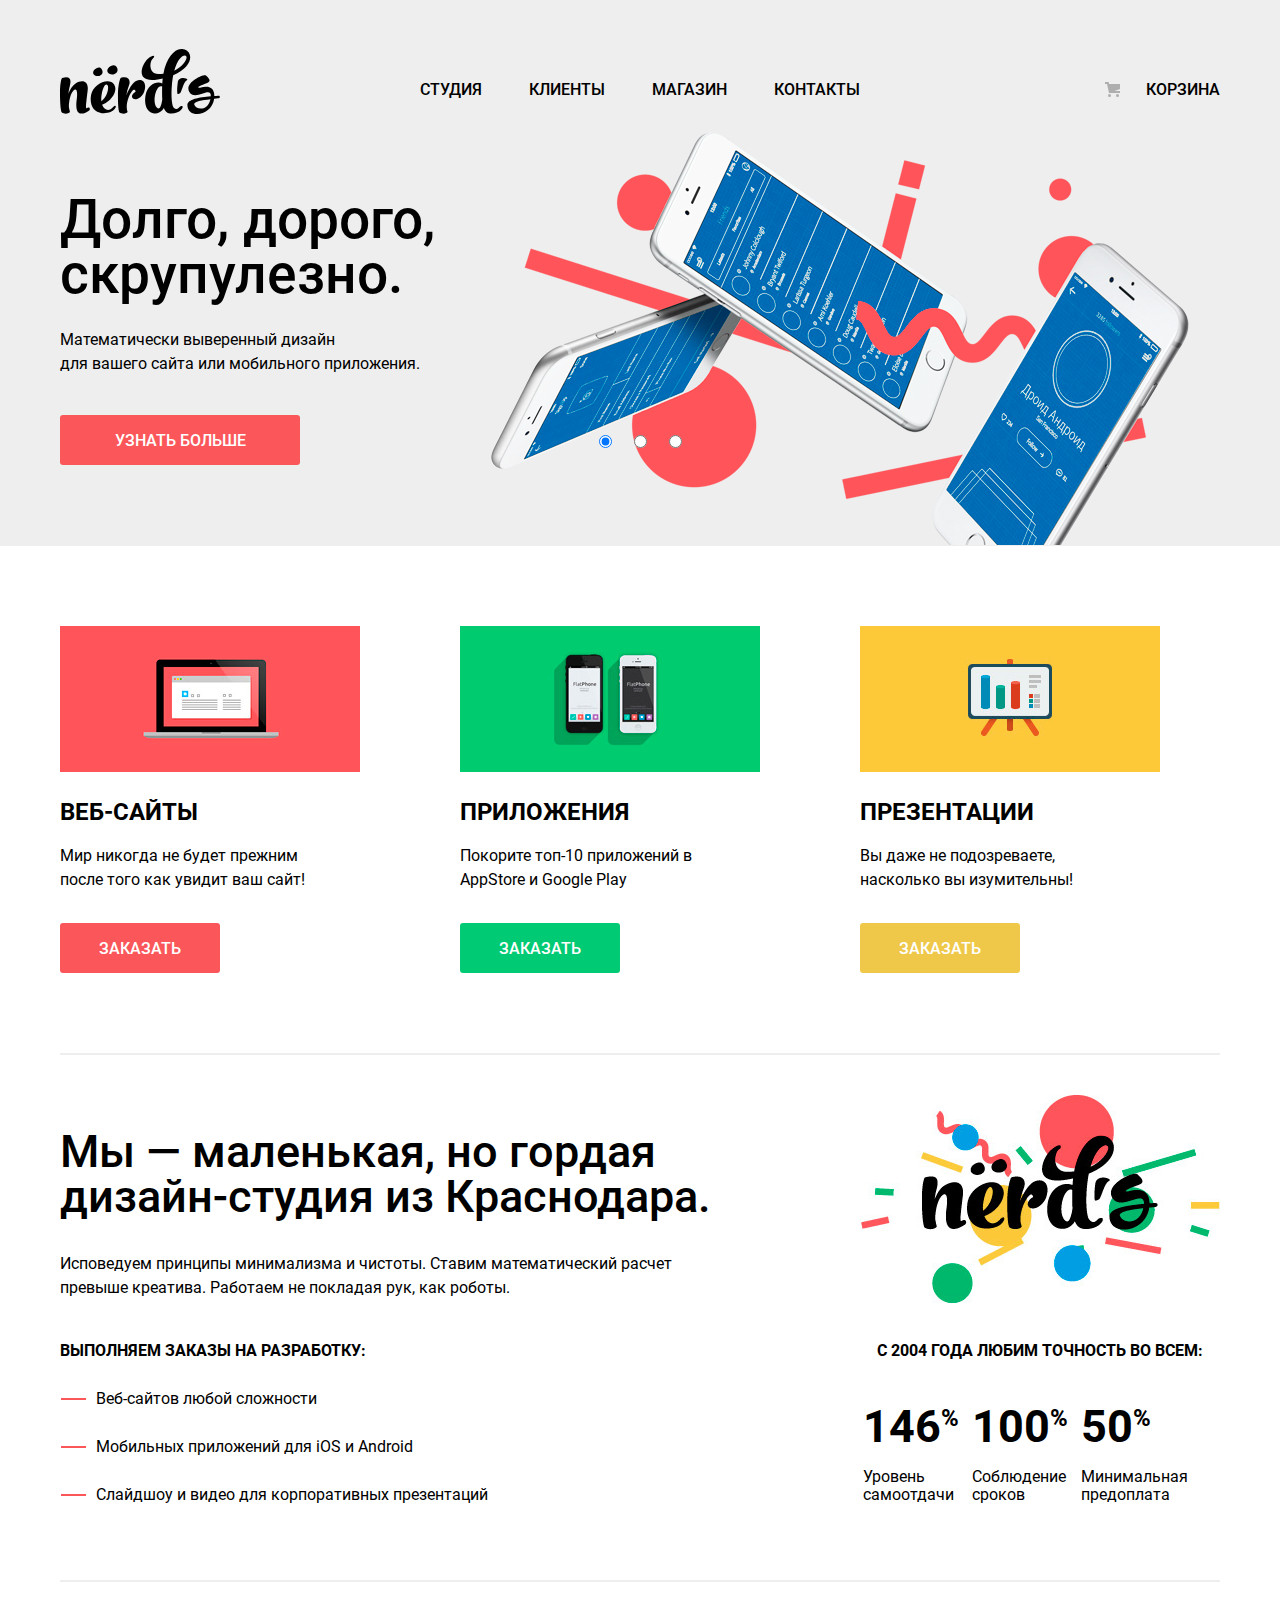
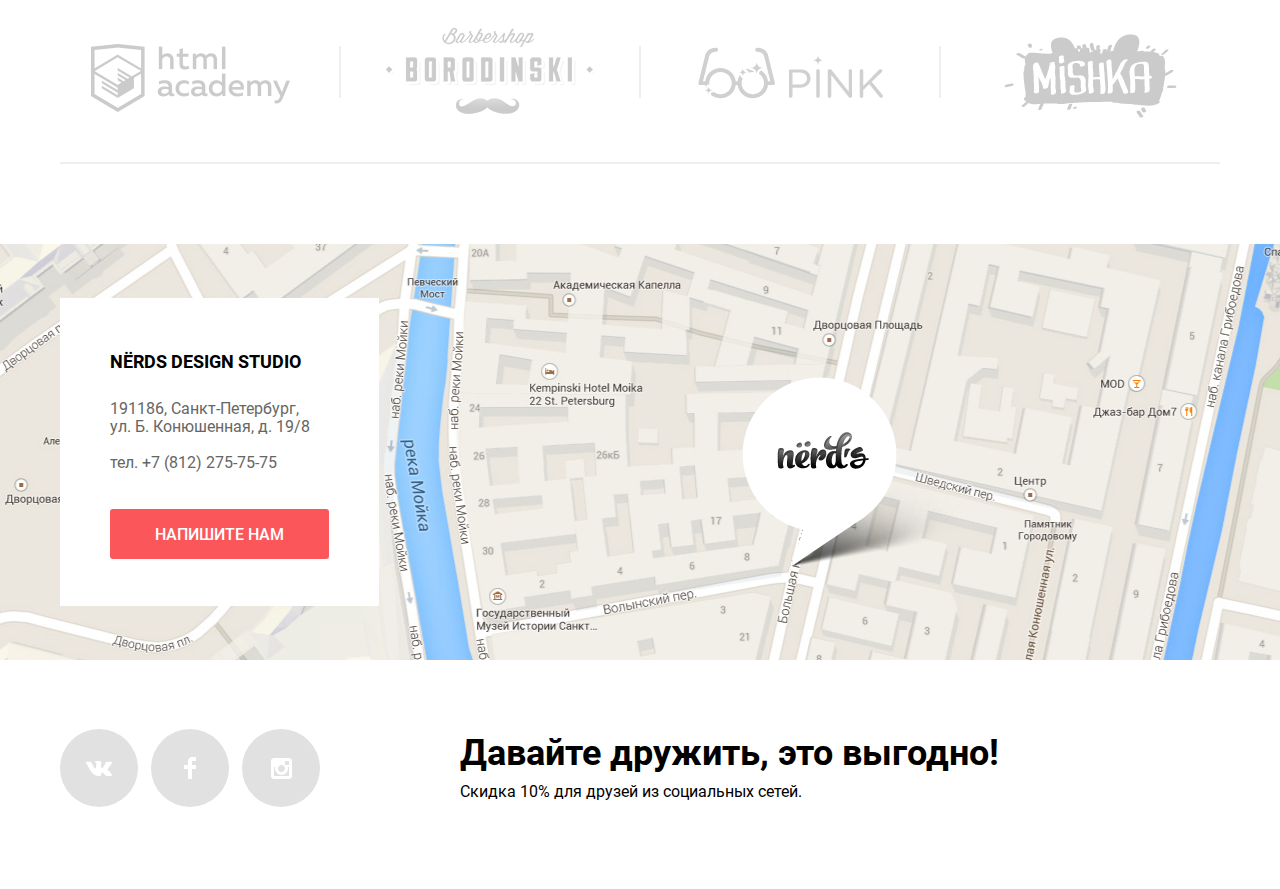
<file: index.html>
<!DOCTYPE html>
<html lang="ru">
<head>
  <meta charset="utf-8">
  <!-- Убираем подсветку номера телефона в EDGE -->
  <meta name="format-detection" content="telephone=no">
  <title>HTML Academy: Нёрдс - Главная страница</title>
  <link rel="stylesheet" href="css/normalize.css">
  <link rel="stylesheet" href="css/style.min.css">
</head>

<body>

<header class="main-header">
  <div class="nav-wrapper content-container">
    <a class="main-logo" href="#">
      <img src="img/nerds-logo.svg" alt="Логотип 'Nerds'" width="160" height="65">
    </a>
    <nav class="main-nav">
      <ul>
        <li>
          <a href="index.html">Студия</a>
        </li>
        <li>
          <a href="#clients">Клиенты</a>
        </li>
        <li>
          <a href="catalog.html">Магазин</a>
        </li>
        <li>
          <a href="#contacts">Контакты</a>
        </li>
      </ul>
    </nav>
    <a class="cart-link" href="cart.html">Корзина</a>
  </div>

  <section class="feature-slider content-container">
    <h2 class="visually-hidden">Особенности</h2>

    <ul>
      <li class="feature feature-1 feature-show">
        <div class="text">
          <b class="lead">Долго, дорого,
            скрупулезно.</b>
          <p>Математически выверенный дизайн<br>
            для вашего сайта или мобильного приложения.</p>
          <a class="btn btn-red see-more" href="#">Узнать больше</a>
        </div>
        <div class="image-container">
          <img src="img/slide1.png" alt="Картинка к слайдеру 1" width="698" height="413">
        </div>
      </li>
      <li class="feature feature-2">
        <div class="text">
          <b class="lead"><span class="text-no-wrap">Любим математику</span> как никто другой</b>
          <p>Никакого креатива, только математические формулы<br>
            для расчета идеальных пропорций.</p>
          <a class="btn btn-red see-more" href="#">Узнать больше</a>
        </div>
        <div class="image-container">
          <img src="img/slide2.png" alt="Картинка к слайдеру 2" width="663" height="430">
        </div>
      </li>
      <li class="feature feature-3">
        <div class="text">
          <b class="lead">Только ночь, <span class="text-no-wrap">только хардкор</span></b>
          <p>Работать днем, как все? Мы против этого.<br>
            Ближе к полуночи работа только начинается.</p>
          <a class="btn btn-red see-more" href="#">Узнать больше</a>
        </div>
        <div class="image-container">
          <img src="img/slide3.png" alt="Картинка к слайдеру 3" width="759" height="411">
        </div>
      </li>
    </ul>

    <div class="indicators">
      <ul>
        <li>
          <label>
            <input name="slider-indicator" class="indicator" type="radio" value="Слайд 1" checked>
            <span class="text-hidden">Слайд 1</span>
          </label>
        </li>
        <li>
          <label>
            <input name="slider-indicator" class="indicator" type="radio" value="Слайд 2">
            <span class="text-hidden">Слайд 2</span>
          </label>
        </li>
        <li>
          <label>
            <input name="slider-indicator" class="indicator" type="radio" value="Слайд 3">
            <span class="text-hidden">Слайд 3</span>
          </label>
        </li>
      </ul>
    </div>

  </section>
</header>

<main class="main-container content-container">
  <h1 class="visually-hidden">Дизайн-студия 'Nerds'</h1>

  <section class="services">
    <h2 class="visually-hidden">Услуги</h2>
    <ul>
      <li>
        <article class="service">
          <img src="img/website.jpg" alt="Картинка 'Веб-сайты'" width="300" height="146">
          <h3>Веб-сайты</h3>
          <p>Мир никогда не будет прежним<br>
            после того как увидит ваш сайт!</p>
          <button class="btn btn-red order" type="button">Заказать</button>
        </article>
      </li>
      <li>
        <article class="service">
          <img src="img/apps.jpg" alt="Картинка 'Приложения'" width="300" height="146">
          <h3>Приложения</h3>
          <p>Покорите топ-10 приложений в AppStore и Google Play</p>
          <button class="btn btn-green order" type="button">Заказать</button>
        </article>
      </li>
      <li>
        <article class="service">
          <img src="img/presentation.jpg" alt="Картинка 'Презентации'" width="300" height="146">
          <h3>Презентации</h3>
          <p>Вы даже не подозреваете,<br>
            насколько вы изумительны!</p>
          <button class="btn btn-yellow order" type="button">Заказать</button>
        </article>
      </li>
    </ul>
  </section>

  <hr>

  <section class="company-description">
    <h2 class="visually-hidden">Описание компании</h2>
    <div class="desc">
      <b class="lead">Мы — маленькая, но гордая <span class="text-no-wrap">дизайн-студия из Краснодара.</span></b>
      <p><span class="text-no-wrap">Исповедуем принципы минимализма и чистоты. Ставим математический расчет</span>
        превыше креатива. Работаем не покладая рук, как роботы.</p>
      <b class="order-types-header">Выполняем заказы на разработку:</b>
      <ul class="order-types">
        <li>Веб-сайтов любой сложности</li>
        <li>Мобильных приложений для iOS и Android</li>
        <li>Слайдшоу и видео для корпоративных презентаций</li>
      </ul>
    </div>
    <div class="features">
      <div class="features-wrapper">
        <h3>С 2004 года любим точность во всем:</h3>
        <table>
          <tbody>
          <tr>
            <td>146<span class="percent">%</span></td>
            <td>100<span class="percent">%</span></td>
            <td>50<span class="percent">%</span></td>
          </tr>
          </tbody>
          <tfoot>
          <tr>
            <th>Уровень самоотдачи</th>
            <th>Соблюдение сроков</th>
            <th>Минимальная предоплата</th>
          </tr>
          </tfoot>
        </table>
      </div>
    </div>
  </section>

  <hr>

  <section class="projects">
    <h2 class="visually-hidden">Наши проекты</h2>
    <ul>
      <li>
        <a class="project-link htmlacademy" href="https://htmlacademy.ru/intensive/htmlcss">
          <img src="img/htmlacademy-logo.png" alt="HTML Academy" width="199" height="68">
        </a>
      </li>
      <li>
        <a class="project-link borodinski" href="#">
          <img src="img/borodinski-logo.png" alt="Barbershop Borodinski" width="209" height="90">
        </a>
      </li>
      <li>
        <a class="project-link pink" href="#">
          <img src="img/pink-logo.png" alt="PINK" width="185" height="52">
        </a>
      </li>
      <li>
        <a class="project-link mishka" href="#">
          <img src="img/mishka-logo.png" alt="Mishka" width="173" height="84">
        </a>
      </li>
    </ul>
  </section>

  <hr class="last-hr">

</main>

<section class="location">
  <h2 class="visually-hidden">Расположение</h2>

  <div class="content-container">
    <img class="marker" src="img/nerds-map-marker.png" alt="Метка" width="231" height="190">

    <section class="contacts">
      <h2 class="visually-hidden">Контакты</h2>
      <b class="name">Nёrds design studio</b>
      <p class="address">191186, Санкт-Петербург,<br>
        ул. Б. Конюшенная, д. 19/8</p>
      <p class="phone-number">тел. +7 (812) 275-75-75</p>
      <a class="btn btn-red contact-us" href="contacts.html">Напишите нам</a>
    </section>
  </div>
</section>

<footer class="main-footer content-container">

  <section class="social-media">
    <h2 class="visually-hidden">Социальные сети</h2>
    <div class="links">
      <ul>
        <li>
          <a class="vk" href="http://vk.com" title="Вконтакте"><span class="text-hidden">Вконтакте</span></a>
        </li>
        <li>
          <a class="facebook" href="http://facebook.com" title="Facebook"><span class="text-hidden">Facebook</span></a>
        </li>
        <li>
          <a class="instagram" href="http://instagram.com" title="Instagram"><span class="text-hidden">Instagram</span></a>
        </li>
      </ul>
    </div>
    <div class="desc">
      <b class="lead">Давайте дружить, это выгодно!</b>
      <p>Скидка 10% для друзей из социальных сетей.</p>
    </div>
  </section>

</footer>

<section class="contact-us-popup">
  <header>
    <h2>Напишите нам</h2>
    <button class="close" type="button"><span class="text-hidden">Закрыть</span></button>
  </header>
  <form class="contact-form" action="https://echo.htmlacademy.ru" method="post">
    <fieldset>
      <div class="name-and-email-wrapper">
      <div class="contact-us-field">
        <label for="contact-form-name">Ваше имя:</label>
        <input type="text" id="contact-form-name" name="name" placeholder="Имя Фамилия">
      </div>
      <div class="contact-us-field">
        <label for="contact-form-email">Ваш e-mail:</label>
        <input type="email" id="contact-form-email" name="email" placeholder="email@example.com">
      </div>
      </div>
      <div class="contact-us-field text">
        <label for="contact-form-text">Текст письма:</label>
        <textarea id="contact-form-text" name="text" cols="30" rows="5" placeholder="В свободной форме"></textarea>
      </div>
    </fieldset>
    <button class="btn btn-red" type="submit">Отправить</button>
  </form>
</section>

<script type="text/javascript" src="js/script.min.js"></script>

</body>
</html>
</file>
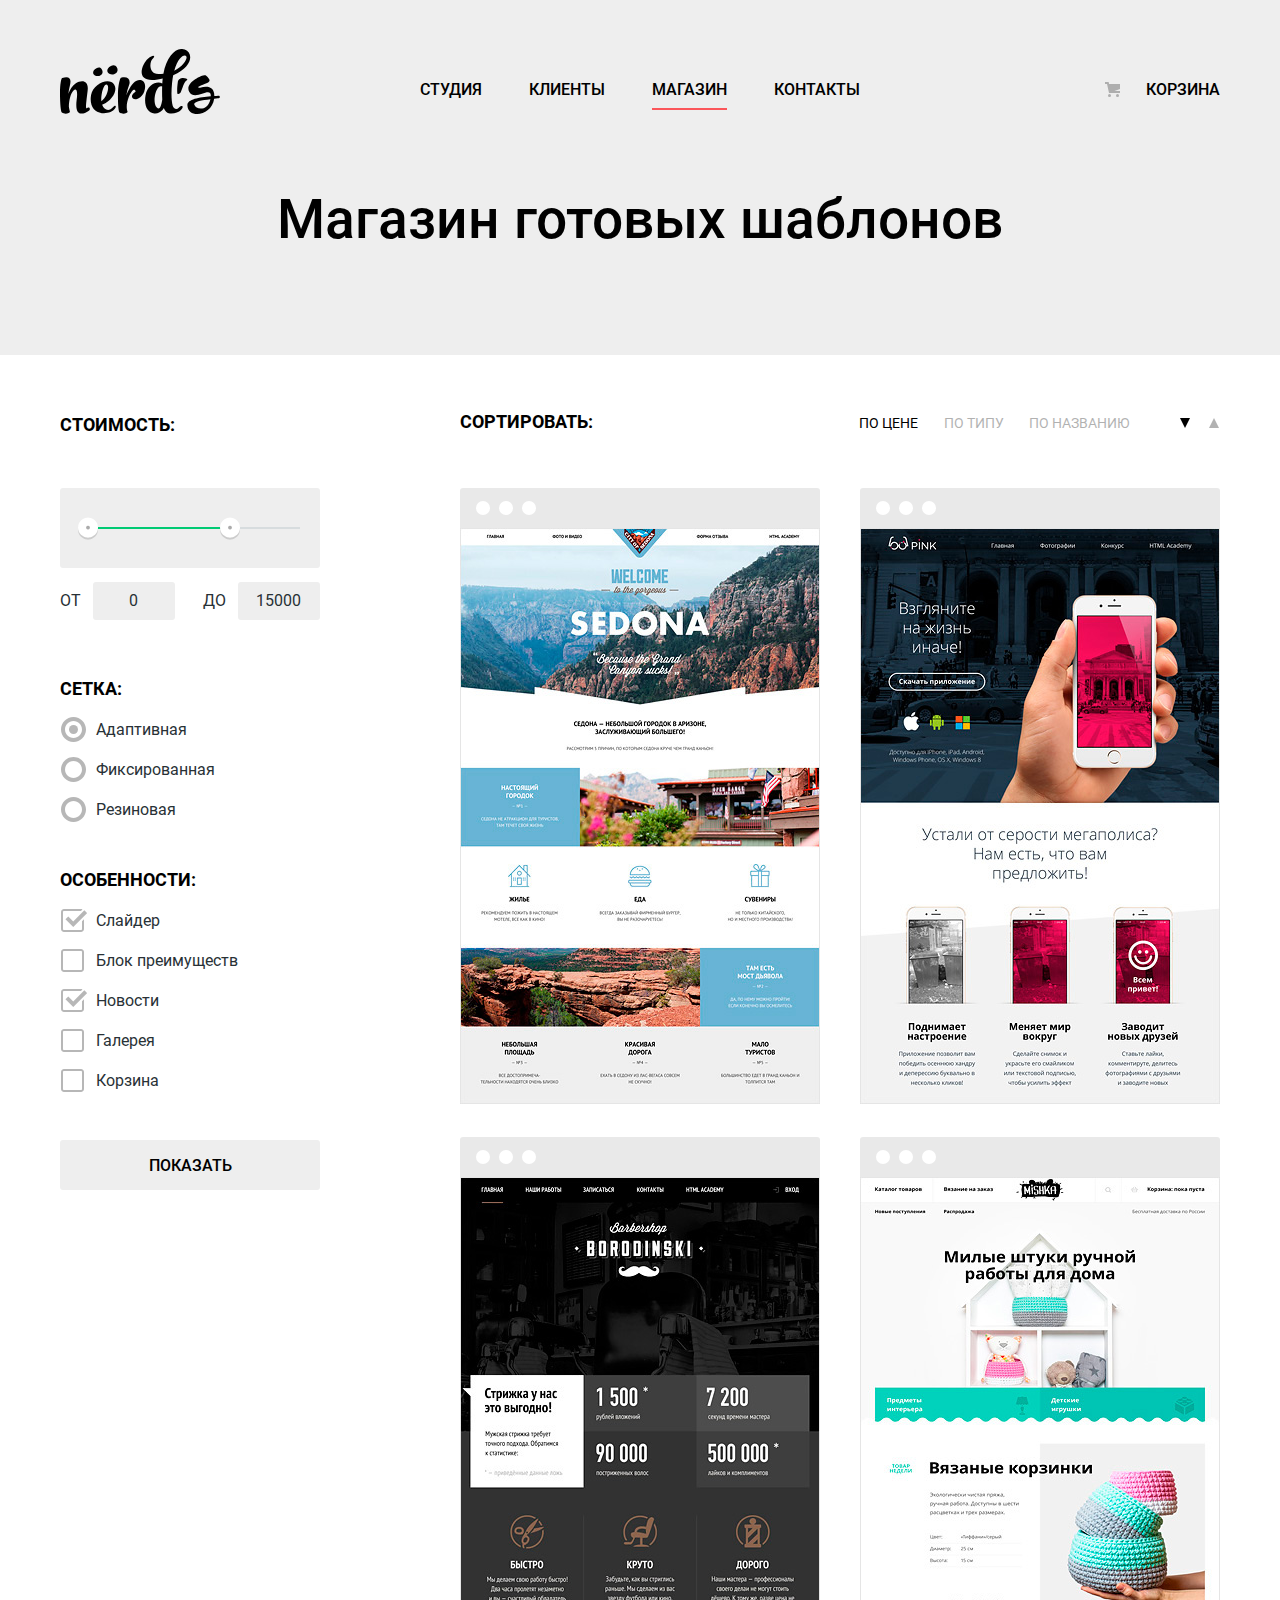
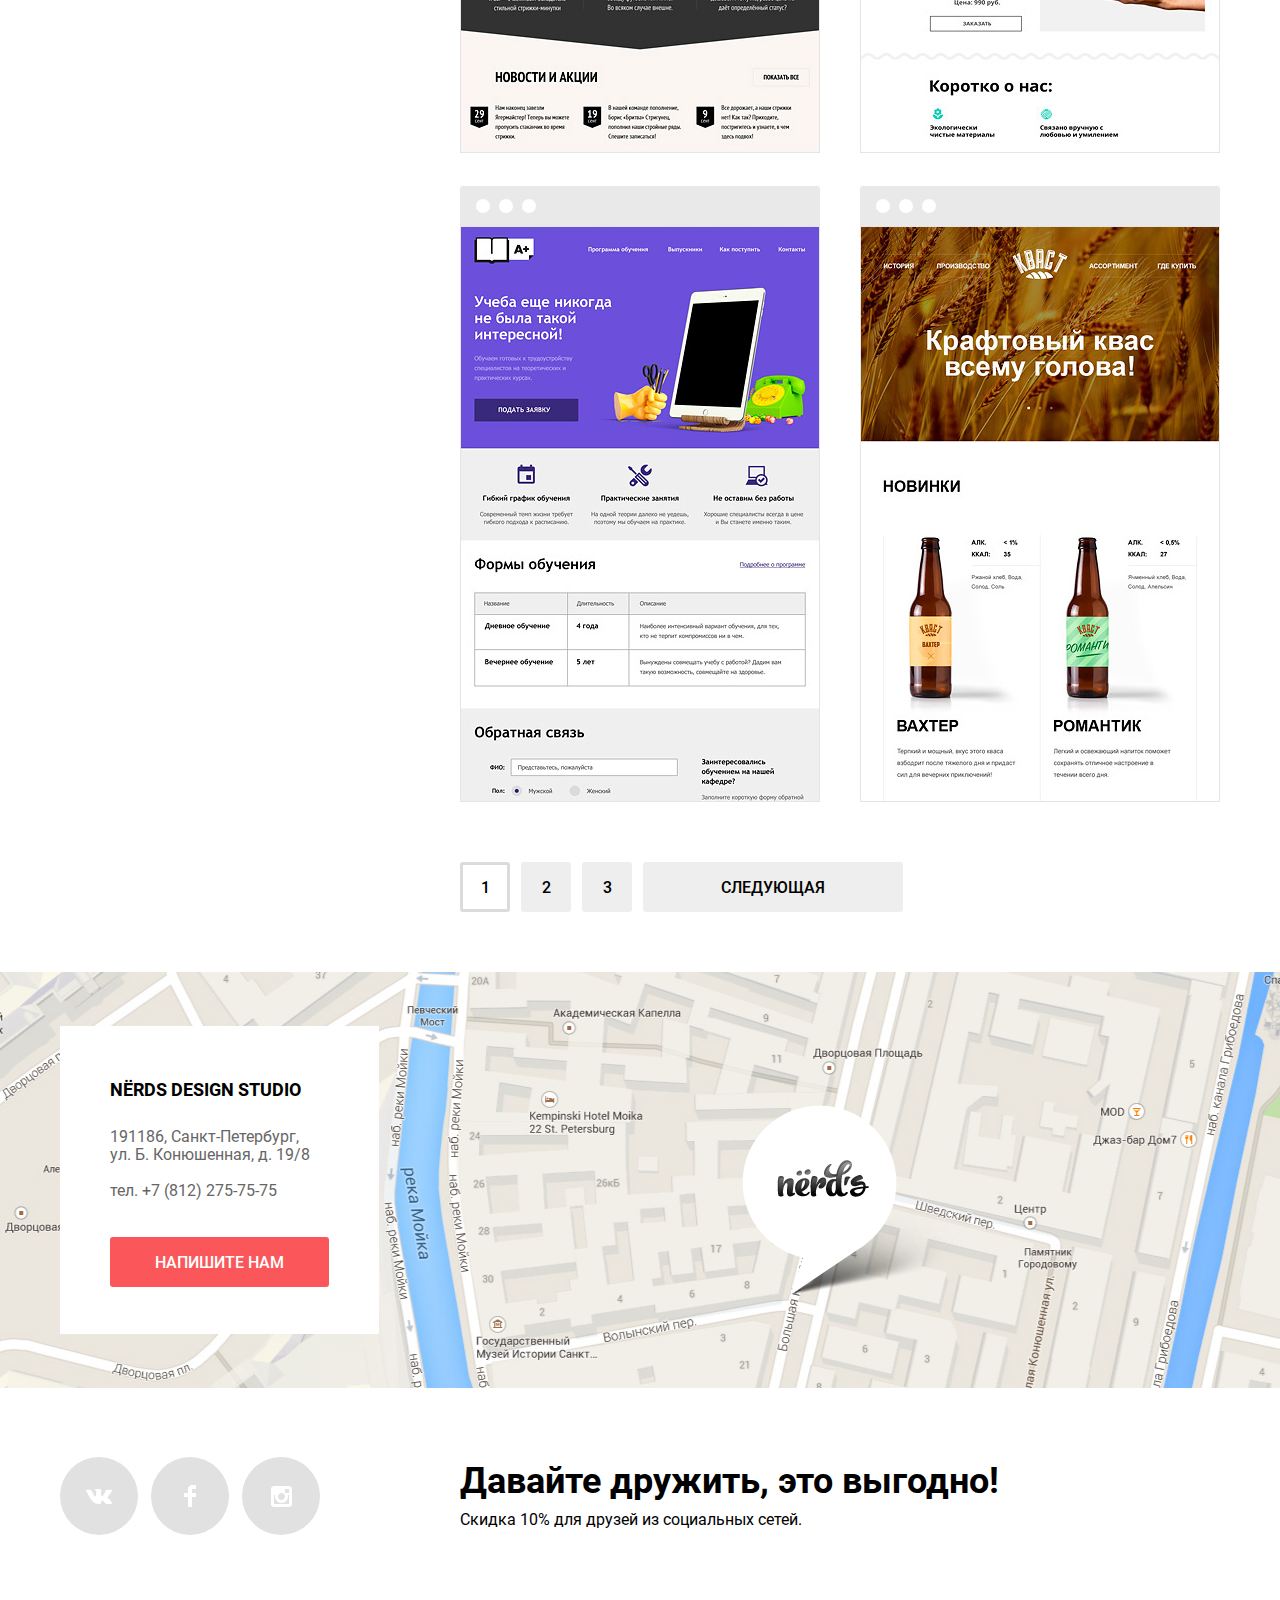
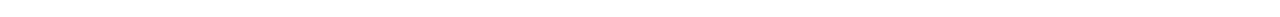
<file: catalog.html>
<!DOCTYPE html>
<html lang="ru">
<head>
  <meta charset="utf-8">
  <!-- Убираем подсветку номера телефона в EDGE -->
  <meta name="format-detection" content="telephone=no">
  <title>HTML Academy: Нёрдс - Каталог</title>
  <link rel="stylesheet" href="css/normalize.css">
  <link rel="stylesheet" href="css/style.min.css">
</head>

<body>

<header class="main-header">
  <div class="nav-wrapper content-container">
    <a class="main-logo" href="index.html">
      <img src="img/nerds-logo.svg" alt="Логотип 'Nerds'" width="160" height="65">
    </a>
    <nav class="main-nav">
      <ul>
        <li>
          <a href="index.html">Студия</a>
        </li>
        <li>
          <a href="#clients">Клиенты</a>
        </li>
        <li>
          <a class="active" href="catalog.html">Магазин</a>
        </li>
        <li>
          <a href="#contacts">Контакты</a>
        </li>
      </ul>
    </nav>
    <a class="cart-link" href="cart.html">Корзина</a>
  </div>
  <h1 class="catalog-header content-container">Магазин готовых шаблонов</h1>
</header>

<main class="main-container content-container">

  <div class="catalog">
    <aside class="filter">
      <h2 class="visually-hidden">Фильтр</h2>
      <form class="filter-form" action="https://echo.htmlacademy.ru" method="get">
        <fieldset class="filter-group cost">
          <legend>Стоимость:</legend>
          <div class="cost-range">
            <!-- Три линии нужны для оживления слайдера на JS -->
            <div class="range-line-wrapper">
              <span class="left-range-line"></span>
              <span class="middle-range-line"></span>
              <span class="right-range-line"></span>
            </div>
            <span class="cost-from-slider-handle"></span>
            <input class="cost-from-slider" id="cost-from-slider" type="hidden" value="0">
            <span class="cost-to-slider-handle"></span>
            <input class="cost-to-slider" id="cost-to-slider" type="hidden" value="15000">
          </div>
          <div class="cost-wrapper">
            <div class="cost-group">
              <label for="cost-from">От </label>
              <input id="cost-from" type="number" name="cost-from" value="0" min="0" max="22999">
            </div>
            <div class="cost-group">
              <label for="cost-to">До </label>
              <input id="cost-to" type="number" name="cost-to" value="15000" min="1" max="23000">
            </div>
          </div>
        </fieldset>
        <fieldset class="filter-group grid">
          <legend>Сетка:</legend>
          <ul>
            <li>
              <label class="radio-button-label">
                <input class="visually-hidden" type="radio" name="grid-type" value="adaptive" checked> Адаптивная
                <span class="radio-button"></span>
              </label>
            </li>
            <li>
              <label class="radio-button-label">
                <input type="radio" class="visually-hidden" name="grid-type" value="fixed"> Фиксированная
                <span class="radio-button"></span>
              </label>
            </li>
            <li>
              <label class="radio-button-label">
                <input class="visually-hidden" type="radio" name="grid-type" value="floating"> Резиновая
                <span class="radio-button"></span>
              </label>
            </li>
          </ul>
        </fieldset>
        <fieldset class="filter-group features">
          <legend>Особенности:</legend>
          <ul>
            <li>
              <label class="checkbox-label">
                <input class="visually-hidden" type="checkbox" name="slider" checked> Слайдер
                <span class="checkbox"></span>
              </label>
            </li>
            <li>
              <label class="checkbox-label">
                <input class="visually-hidden" type="checkbox" name="features-block"> Блок преимуществ
                <span class="checkbox"></span>
              </label>
            </li>
            <li>
              <label class="checkbox-label">
                <input class="visually-hidden" type="checkbox" name="news" checked> Новости
                <span class="checkbox"></span>
              </label>
            </li>
            <li>
              <label class="checkbox-label">
                <input class="visually-hidden" type="checkbox" name="gallery"> Галерея
                <span class="checkbox"></span>
              </label>
            </li>
            <li>
              <label class="checkbox-label">
                <input class="visually-hidden" type="checkbox" name="cart"> Корзина
                <span class="checkbox"></span>
              </label>
            </li>
          </ul>
        </fieldset>
        <button class="btn btn-gray" type="submit">Показать</button>
      </form>
    </aside>

    <section class="products">
      <h2 class="visually-hidden">Товары</h2>

      <section class="sort">
        <h3>Сортировать:</h3>
        <ul>
          <li>
            <a class="btn-sort active" href="#">По цене</a>
          </li>
          <li>
            <a class="btn-sort" href="#">По типу</a>
          </li>
          <li>
            <a class="btn-sort" href="#">По названию</a>
          </li>
        </ul>
        <div class="sort-wrapper">
          <a class="btn-sort-desc active" href="#"><span class="text-hidden">По убыванию</span></a>
          <a class="btn-sort-asc" href="#"><span class="text-hidden">По возрастанию</span></a>
        </div>
      </section>

      <section class="product-list">
        <h3 class="visually-hidden">Список товаров</h3>
        <ul>
          <li>
            <section class="product">
              <div class="browser-header">
                <ul>
                  <li class="browser-button"></li>
                  <li class="browser-button"></li>
                  <li class="browser-button"></li>
                </ul>
              </div>
              <img src="img/sedona.jpg" alt="Шаблон 'Sedona'" width="360" height="576">
              <div class="popup-info">
                <h4>Sedona</h4>
                <p>Информационный сайт<br>
                  для туристов</p>
                <button class="btn btn-red add-to-cart">9 900 руб.</button>
              </div>
            </section>
          </li>
          <li>
            <section class="product">
              <div class="browser-header">
                <ul>
                  <li class="browser-button"></li>
                  <li class="browser-button"></li>
                  <li class="browser-button"></li>
                </ul>
              </div>
              <img src="img/pink.jpg" alt="Шаблон 'PINK'" width="360" height="576">
              <div class="popup-info">
                <h4>PINK App</h4>
                <p>Продуктовый лендинг<br>
                  приложения для iOS и Android</p>
                <button class="btn btn-red add-to-cart">9 900 руб.</button>
              </div>
            </section>
          </li>
          <li>
            <section class="product">
              <div class="browser-header">
                <ul>
                  <li class="browser-button"></li>
                  <li class="browser-button"></li>
                  <li class="browser-button"></li>
                </ul>
              </div>
              <img src="img/barbershop.jpg" alt="Шаблон 'Barbershop Borodinski'" width="360" height="576">
              <div class="popup-info">
                <h4>Barbershop</h4>
                <p>Сайт салона красоты.<br>
                  Для мужчин, да.</p>
                <button class="btn btn-red add-to-cart">9 900 руб.</button>
              </div>
            </section>
          </li>
          <li>
            <section class="product">
              <div class="browser-header">
                <ul>
                  <li class="browser-button"></li>
                  <li class="browser-button"></li>
                  <li class="browser-button"></li>
                </ul>
              </div>
              <img src="img/mishka.jpg" alt="Шаблон 'Mishka'" width="360" height="576">
              <div class="popup-info">
                <h4>Mishka</h4>
                <p>Интернет-магазин<br>
                  вязаных игрушек</p>
                <button class="btn btn-red add-to-cart">9 900 руб.</button>
              </div>
            </section>
          </li>
          <li>
            <section class="product">
              <div class="browser-header">
                <ul>
                  <li class="browser-button"></li>
                  <li class="browser-button"></li>
                  <li class="browser-button"></li>
                </ul>
              </div>
              <img src="img/aplus.jpg" alt="Шаблон 'A+'" width="360" height="576">
              <div class="popup-info">
                <h4>A Plus</h4>
                <p>Лендинг курсов повышения<br>
                  квалификации</p>
                <button class="btn btn-red add-to-cart">9 900 руб.</button>
              </div>
            </section>
          </li>
          <li>
            <section class="product">
              <div class="browser-header">
                <ul>
                  <li class="browser-button"></li>
                  <li class="browser-button"></li>
                  <li class="browser-button"></li>
                </ul>
              </div>
              <img src="img/kvast.jpg" alt="Шаблон 'Кваст'" width="360" height="576">
              <div class="popup-info">
                <h4>Кваст</h4>
                <p>Промо-сайт производителя<br>
                  крафтового кваса</p>
                <button class="btn btn-red add-to-cart">9 900 руб.</button>
              </div>
            </section>
          </li>
        </ul>
      </section>

      <section class="pagination">
        <h3 class="visually-hidden">Пагинация</h3>
        <ul>
          <li>
            <a class=" btn btn-gray page active" href="#">1</a>
          </li>
          <li>
            <a class="btn btn-gray page" href="#">2</a>
          </li>
          <li>
            <a class="btn btn-gray page" href="#">3</a>
          </li>
        </ul>
        <a class="btn btn-gray next-page" href="#">Следующая</a>
      </section>

    </section>
  </div>
</main>

<section class="location">
  <h2 class="visually-hidden">Расположение</h2>

  <div class="content-container">
    <img class="marker" src="img/nerds-map-marker.png" alt="Метка" width="231" height="190">

    <section class="contacts">
      <h2 class="visually-hidden">Контакты</h2>
      <b class="name">Nёrds design studio</b>
      <p class="address">191186, Санкт-Петербург,<br>
        ул. Б. Конюшенная, д. 19/8</p>
      <p class="phone-number">тел. +7 (812) 275-75-75</p>
      <a class="btn btn-red contact-us" href="contacts.html">Напишите нам</a>
    </section>
  </div>
</section>

<footer class="main-footer content-container">

  <section class="social-media">
    <h2 class="visually-hidden">Социальные сети</h2>
    <div class="links">
      <ul>
        <li>
          <a class="vk" href="http://vk.com" title="Вконтакте"><span class="text-hidden">Вконтакте</span></a>
        </li>
        <li>
          <a class="facebook" href="http://facebook.com" title="Facebook"><span class="text-hidden">Facebook</span></a>
        </li>
        <li>
          <a class="instagram" href="http://instagram.com" title="Instagram"><span class="text-hidden">Instagram</span></a>
        </li>
      </ul>
    </div>
    <div class="desc">
      <b class="lead">Давайте дружить, это выгодно!</b>
      <p>Скидка 10% для друзей из социальных сетей.</p>
    </div>
  </section>

</footer>

<section class="contact-us-popup">
  <header>
    <h2>Напишите нам</h2>
    <button class="close" type="button"><span class="text-hidden">Закрыть</span></button>
  </header>
  <form class="contact-form" action="https://echo.htmlacademy.ru" method="post">
    <fieldset>
      <div class="name-and-email-wrapper">
        <div class="contact-us-field">
          <label for="contact-form-name">Ваше имя:</label>
          <input type="text" id="contact-form-name" name="name" placeholder="Имя Фамилия">
        </div>
        <div class="contact-us-field">
          <label for="contact-form-email">Ваш e-mail:</label>
          <input type="email" id="contact-form-email" name="email" placeholder="email@example.com">
        </div>
      </div>
      <div class="contact-us-field text">
        <label for="contact-form-text">Текст письма:</label>
        <textarea id="contact-form-text" name="text" cols="30" rows="5" placeholder="В свободной форме"></textarea>
      </div>
    </fieldset>
    <button class="btn btn-red" type="submit">Отправить</button>
  </form>
</section>

<script type="text/javascript" src="js/script.min.js"></script>

</body>
</html>
</file>
<file: css/style.min.css>
@font-face{font-family:'Roboto';font-style:normal;font-weight:400;src:local('Roboto'),local('Roboto-Regular'),url(../fonts/Roboto-Regular.woff2) format('woff2'),url(../fonts/Roboto-Regular.woff) format('woff')}@font-face{font-family:'Roboto';font-style:normal;font-weight:500;src:local('Roboto Medium'),local('Roboto-Medium'),url(../fonts/Roboto-Medium.woff2) format('woff2'),url(../fonts/Roboto-Medium.woff) format('woff')}@font-face{font-family:'Roboto';font-style:normal;font-weight:700;src:local('Roboto Bold'),local('Roboto-Bold'),url(../fonts/Roboto-Bold.woff2) format('woff2'),url(../fonts/Roboto-Bold.woff) format('woff')}a,body{color:#000}body{font-family:'Roboto',Arial,sans-serif;min-width:1200px;font-size:16px;line-height:24px;font-weight:400;background-color:#fff;margin:0 auto}a{height:calc(100% - 7px);text-decoration:none}a:hover{color:#fb565a}a:active{color:rgba(0,0,0,.302)}.btn,.content-container{-webkit-box-sizing:border-box;box-sizing:border-box}.content-container{padding:0 20px;margin:0 auto;width:1200px}.btn{cursor:pointer;display:block;border:0;border-radius:3px;line-height:18px;font-weight:500;text-align:center;text-transform:uppercase;width:240px;height:50px;padding-top:17px;padding-bottom:17px;white-space:nowrap}.btn,.btn:hover{color:#fff}.btn:active{color:rgba(255,255,255,.302);-webkit-box-shadow:inset 0 3px 0 0 rgba(0,0,0,.1);box-shadow:inset 0 3px 0 0 rgba(0,0,0,.1)}.btn.btn-red{background-color:#fb565a}.btn.btn-red:hover{background-color:#e74246}.btn.btn-red:active{background-color:#d7373b}.btn.btn-green{background-color:#00ca74}.btn.btn-green:hover{background-color:#00bc6c}.btn.btn-green:active{background-color:#00aa62}.btn.btn-yellow{background-color:#efc84a}.btn.btn-yellow:hover{background-color:#eab534}.btn.btn-yellow:active{background-color:#e5a722}.btn.btn-gray{color:#000;background-color:#eee}.btn.btn-gray:hover{background-color:#dfdfdf}.btn.btn-gray:active{color:rgba(0,0,0,.302);background-color:#d5d5d5}.checkbox,.radio-button{width:25px;height:25px;opacity:.4;background-image:url(../img/radio-off.svg);background-repeat:no-repeat}.checkbox{width:26px;background-image:url(../img/checkbox-off.svg)}.visually-hidden{position:absolute;width:1px;height:1px;border:0;padding:0;clip:rect(0 0 0 0);overflow:hidden}.text-no-wrap{white-space:nowrap}.text-hidden{font-size:0}.main-header{background-color:#eee}.main-header ul{list-style:none;padding:0;margin:0}.nav-wrapper{display:-webkit-box;display:-ms-flexbox;display:flex;-webkit-box-align:center;-ms-flex-align:center;align-items:center;padding-top:49px}.main-logo{height:65px;margin-right:200px}.main-logo img:hover{opacity:.8}.main-logo:active{opacity:.3}.main-header .cart-link,.main-header .main-nav,.services h3{line-height:30px;font-weight:500;text-transform:uppercase}.main-nav{width:440px;margin-right:245px}.main-nav a.active::after{display:block;position:relative;top:5px;content:'';width:100%;height:2px;margin-top:-2px;background-color:#fb565a}.main-nav ul{-ms-flex-wrap:wrap;flex-wrap:wrap;-webkit-box-pack:justify;-ms-flex-pack:justify;justify-content:space-between;margin-top:16px}.main-header .cart-link{width:115px;text-align:right;margin-top:16px;background-image:url(../img/cart-icon.svg);background-repeat:no-repeat;background-position:0 7px}.feature-slider{position:relative}.feature-slider ul,.main-nav ul{display:-webkit-box;display:-ms-flexbox;display:flex}.feature-slider .lead,.main-header h1{font-size:55px;line-height:55px;font-weight:500}.feature-slider .indicators{position:absolute;width:90px;bottom:86px;left:559px}.feature,.indicators ul{-webkit-box-pack:justify;-ms-flex-pack:justify;justify-content:space-between}.indicators li{width:20px}.feature{display:none}.feature-show,.indicators ul{display:-webkit-box;display:-ms-flexbox;display:flex}.feature .text{margin-top:78px}.feature p{margin-top:26px;margin-bottom:39px}.feature .image-container{margin-bottom:-6px}.feature-1 img{margin-top:18px;margin-right:31px}.feature-2 img{margin-top:1px;margin-left:-16px}.feature-3 img{margin-top:20px;margin-left:-5px}.catalog-header{padding-top:78px;padding-bottom:108px;text-align:center;margin:0}.main-header h1{margin:0 auto}.main-container{display:block}.main-container ul{list-style:none;padding:0;margin:0}.main-container hr{margin:0;border:1px solid #eee}.services{padding-top:80px}.services h3{margin-top:18px;margin-bottom:17px;font-size:24px;font-weight:700}.services p{margin-bottom:31px}.services .btn{width:160px}.services ul{display:-webkit-box;display:-ms-flexbox;display:flex;-ms-flex-wrap:wrap;flex-wrap:wrap}.services .service{width:300px;margin-right:100px;margin-bottom:80px}li:nth-child(3n)>.service{margin-right:0}.company-description{display:-webkit-box;display:-ms-flexbox;display:flex;-webkit-box-pack:justify;-ms-flex-pack:justify;justify-content:space-between;padding-top:40px;padding-bottom:73px}.company-description .desc{width:600px;margin-top:34px;margin-right:200px}.company-description .lead{font-size:45px;line-height:45px;font-weight:500}.company-description p{margin-top:33px;margin-bottom:39px}.company-description .order-types-header{display:block;margin-bottom:24px;font-weight:700;text-transform:uppercase}.company-description li{margin-top:24px}.company-description li::before{display:inline-block;vertical-align:center;content:'';width:25px;height:2px;margin-left:1px;margin-right:10px;margin-bottom:4px;background-color:#fb565a}.company-description h3{font-weight:700;text-transform:uppercase;font-size:16px;text-align:center}.company-description .features{position:relative;width:360px;background-image:url(../img/nerds-color-logo.jpg);background-repeat:no-repeat}.features-wrapper{margin-top:244px}.features-wrapper h3{margin-bottom:15px}.features-wrapper table{height:129px}.features-wrapper tfoot{margin-top:10px}.features-wrapper th{line-height:18px;font-weight:400;text-align:left}.features-wrapper td{font-size:45px;line-height:10.06px;font-weight:700;width:105px}.features-wrapper .percent{font-size:24px;vertical-align:super}.projects{padding-top:21px;padding-bottom:19px}.projects li,.projects ul{display:-webkit-box;display:-ms-flexbox;display:flex;-webkit-box-align:center;-ms-flex-align:center;align-items:center}.projects ul{-ms-flex-wrap:wrap;flex-wrap:wrap}.projects li{position:relative;-webkit-box-pack:center;-ms-flex-pack:center;justify-content:center;width:260px;height:100px;padding:20px}.projects li:first-child{width:240px}.projects li:nth-child(4){width:240px}.projects li::after{content:'';display:block;width:2px;height:52px;background:#eee;position:absolute;right:-1px;top:50%;margin-top:-27px}.projects li:nth-child(4n)::after{display:none}.catalog,.project-link{display:-webkit-box;display:-ms-flexbox;display:flex}.project-link{-webkit-box-align:center;-ms-flex-align:center;align-items:center;opacity:.2;background-repeat:no-repeat;-webkit-box-pack:center;-ms-flex-pack:center;justify-content:center}.checkbox-label:hover .checkbox,.project-link:hover,.radio-button-label:hover .radio-button{opacity:1}.project-link:active{opacity:.1}.project-link img{max-width:100%;height:auto}.htmlacademy img{margin-bottom:-9px;margin-right:19px}.mishka img{margin-bottom:-6px;margin-left:20px}.main-container hr.last-hr{margin-bottom:80px}.catalog{-webkit-box-pack:justify;-ms-flex-pack:justify;justify-content:space-between;padding-top:55px}.filter{width:260px}.filter fieldset{border:0}.filter legend{font-size:18px;line-height:30px;font-weight:700;text-transform:uppercase}.filter-group.cost input,.filter-group.cost label{color:#283136;line-height:22px;text-transform:uppercase}.filter-group.cost label:active,.filter-group.cost label:hover{color:#283136;opacity:1}.filter-group label{position:relative;color:#283136;line-height:20px}.filter-group.features label,.filter-group.grid label{padding-left:28px}.filter-group input[type=radio]+.radio-button{position:absolute;top:-3px;left:-7px}.filter-group input[type=checkbox]+.checkbox{position:absolute;top:-2px;left:-7px}.filter-group input[type=radio]:checked+.radio-button{background-image:url(../img/radio-on.svg)}.filter-group input[type=checkbox]:checked+.checkbox{background-image:url(../img/checkbox-on.svg)}.filter-group input[type=checkbox]:disabled+.checkbox,.filter-group input[type=radio]:disabled+.radio-button{opacity:.1}.filter-group label:hover,.sort a,.sort a:active,.sort a:hover{color:#000}.filter-group,.filter-group.cost{padding:0;margin:0}.filter-group.cost legend{margin-bottom:48px}.cost-range .range-line-wrapper,.filter-group.cost .cost-range{display:-webkit-box;display:-ms-flexbox;display:flex;-webkit-box-align:center;-ms-flex-align:center;align-items:center}.filter-group.cost .cost-range{position:relative;-webkit-box-pack:center;-ms-flex-pack:center;justify-content:center;height:80px;background-color:#eee;margin-bottom:14px;border-radius:3px}.cost-range .range-line-wrapper{width:219px}.cost-range .left-range-line{width:0;height:2px;background-color:#d7dcde}.cost-range .middle-range-line{width:151px;height:2px;background-color:#00ca74}.cost-range .right-range-line{width:68px;height:2px;background-color:#d7dcde}.cost-range .cost-from-slider-handle,.cost-range .cost-to-slider-handle{cursor:pointer;display:block;position:absolute;top:29px;width:20px;height:23px;background-image:url(../img/filter-button.png);background-repeat:no-repeat}.cost-range .cost-from-slider-handle{left:18px}.cost-range .cost-to-slider-handle{left:160px}.cost-wrapper,.cost-wrapper .cost-group{display:-webkit-box;display:-ms-flexbox;display:flex}.cost-wrapper{-webkit-box-pack:justify;-ms-flex-pack:justify;justify-content:space-between;margin-bottom:54px}.cost-wrapper .cost-group{-webkit-box-align:center;-ms-flex-align:center;align-items:center}.cost-group label{margin-right:12px}.filter-group.cost input{cursor:text;display:block;width:65px;border:0;padding-top:8px;padding-bottom:8px;padding-left:15px;text-align:center;background-color:#eee;border-radius:3px}.filter-group legend{margin-bottom:14px}.filter-group li{margin-bottom:16px;margin-left:8px}.filter-group li:last-child{margin-bottom:0}.filter-group input,.filter-group label{cursor:pointer}.filter-group{margin-bottom:43px}.filter-form .btn{width:100%;margin-top:47px}.products .sort{-webkit-box-align:center;-ms-flex-align:center;align-items:center;margin-bottom:53px}.product p,.sort h3{line-height:18px;margin-top:0}.product h4,.sort h3{font-size:18px;font-weight:700;text-transform:uppercase}.sort h3{margin-right:264px;margin-bottom:1px}.products .sort,.sort .sort-wrapper,.sort ul{display:-webkit-box;display:-ms-flexbox;display:flex;-webkit-box-pack:justify;-ms-flex-pack:justify;justify-content:space-between}.sort ul{text-transform:uppercase;margin-right:48px;margin-top:1px;width:271px}.sort a{opacity:.3}.sort .btn-sort-asc:hover,.sort .btn-sort-desc:hover,.sort a:hover{opacity:.6}.sort .btn-sort-asc.active,.sort .btn-sort-asc:active,.sort .btn-sort-desc.active,.sort .btn-sort-desc:active,.sort a.active,.sort a:active{opacity:1}.sort .sort-wrapper{width:40px}.sort .btn-sort-asc,.sort .btn-sort-desc{width:0;height:0;border-left:5px solid transparent;border-right:5px solid transparent;opacity:.3}.sort .btn-sort-asc{margin-right:1px;border-bottom:10px solid #000}.sort .btn-sort-desc{border-top:10px solid #000}.sort .btn-sort{font-size:14px;line-height:18px}.products{width:760px}.products ul{padding:0}.product-list ul{-ms-flex-wrap:wrap;flex-wrap:wrap;-webkit-box-pack:justify;-ms-flex-pack:justify;justify-content:space-between;width:760px}.browser-header,.browser-header ul,.product-list ul{display:-webkit-box;display:-ms-flexbox;display:flex}.browser-header{-webkit-box-align:center;-ms-flex-align:center;align-items:center;height:40px;background-color:#e9e9e9;border-top-left-radius:3px;border-top-right-radius:3px;-webkit-box-pack:start;-ms-flex-pack:start;justify-content:flex-start}.browser-header ul{-webkit-box-pack:justify;-ms-flex-pack:justify;justify-content:space-between;width:60px;margin-left:16px}.browser-button{width:14px;height:14px;background-color:#fff;border-radius:7px}.product{width:360px;text-align:center;margin-bottom:26px}.product:hover .browser-header{background-color:#4d4d4d}.product:hover .popup-info{display:block}.product,.product-info-wrapper{position:relative}.product .popup-info{display:none;position:absolute;bottom:7px;width:100%;padding-top:27px;padding-bottom:43px;background-color:#eee}.product h4{line-height:30px;margin-top:0;margin-bottom:15px}.product p{color:#666;margin-bottom:30px}.product .btn{width:200px;margin:0 auto}.pagination,.pagination ul{display:-webkit-box;display:-ms-flexbox;display:flex}.pagination{-webkit-box-pack:start;-ms-flex-pack:start;justify-content:flex-start;margin-top:27px;margin-bottom:49px}.pagination ul{-ms-flex-wrap:wrap;flex-wrap:wrap}.btn.next-page,.btn.page{width:50px;margin-bottom:11px}.btn.page.active{background-color:#fff;border:3px solid #dbdbdb;padding-top:14px}.btn.page.active:active{-webkit-box-shadow:none;box-shadow:none}.btn.next-page{width:260px}.btn.next-page,.btn.page{margin-right:11px}.main-footer ul{list-style:none;padding:0;margin:0}.location{position:relative;display:block;height:416px;background-image:url(../img/map.jpg);background-color:#f1f1ec;background-repeat:no-repeat;background-size:cover;background-position:58% 32%}.location .marker{display:block;position:absolute;bottom:0;top:32%;left:58%}.contacts{position:absolute;bottom:0;width:319px;margin-top:54px;margin-bottom:54px;padding:49px 50px 47px;background-color:#fff;-webkit-box-sizing:border-box;box-sizing:border-box}.contacts .name{display:block;font-size:18px;line-height:30px;font-weight:700;text-transform:uppercase;margin-bottom:23px}.contacts .address,.contacts .phone-number{color:#666;line-height:18px}.contacts .address{margin-bottom:18px}.contacts .phone-number{margin-bottom:37px}.contacts .btn{width:219px}.social-media,.social-media ul{display:-webkit-box;display:-ms-flexbox;display:flex}.social-media{padding-top:69px;padding-bottom:70px}.social-media ul{-webkit-box-pack:justify;-ms-flex-pack:justify;justify-content:space-between;-ms-flex-wrap:wrap;flex-wrap:wrap}.social-media li{width:78px;height:78px;background-color:#e1e1e1;border-radius:40px;margin-bottom:12px}.social-media li:hover{background-color:#e74246}.social-media li:active{background-color:#d7373b;-webkit-box-shadow:inset 0 3px 0 0 rgba(0,0,0,.1);box-shadow:inset 0 3px 0 0 rgba(0,0,0,.1)}.social-media .links{width:260px;margin-right:140px}.social-media a{display:block;width:100%;height:100%;background-repeat:no-repeat;background-position:50% 50%}.social-media a:active{opacity:.3}.social-media .vk{background-image:url(../img/vkontakte-icon.svg)}.social-media .facebook{background-image:url(../img/facebook-icon.svg)}.social-media .instagram{background-image:url(../img/instagram-icon.svg)}.social-media .lead{display:block;font-size:36px;line-height:36px;font-weight:700;margin-top:6px}.social-media p{margin-top:10px;line-height:22px}.contact-us-popup{display:none;position:fixed;left:50%;bottom:175px;width:960px;margin-left:-480px;padding:67px 100px 84px;-webkit-box-sizing:border-box;box-sizing:border-box;background-color:#fff;-webkit-box-shadow:0 20px 40px rgba(0,0,0,.75);box-shadow:0 20px 40px rgba(0,0,0,.75)}.popup-show{display:block}.contact-us-field,.contact-us-popup header{display:-webkit-box;display:-ms-flexbox;display:flex}.contact-us-popup header{-webkit-box-pack:justify;-ms-flex-pack:justify;justify-content:space-between;-webkit-box-align:center;-ms-flex-align:center;align-items:center;margin-bottom:41px}.contact-us-popup fieldset{border:0;margin:0;padding:0}.contact-us-popup h2{font-size:45px;line-height:45px;font-weight:500;margin:0}.contact-us-popup .close{cursor:pointer;width:21px;height:21px;border:0;margin-right:-10px;opacity:.3;background-color:transparent;background-image:url(../img/close-cross.svg);background-repeat:no-repeat}.contact-us-popup .close:hover{opacity:1}.contact-us-popup .close:active{opacity:.1}.contact-us-popup .btn{width:260px}.contact-us-popup .name-and-email-wrapper{display:-webkit-box;display:-ms-flexbox;display:flex;margin-bottom:34px;-webkit-box-pack:justify;-ms-flex-pack:justify;justify-content:space-between}.name-and-email-wrapper .contact-us-field{-ms-flex-preferred-size:360px;flex-basis:360px}.contact-us-field{-webkit-box-orient:vertical;-webkit-box-direction:normal;-ms-flex-direction:column;flex-direction:column}.contact-us-field.text{margin-bottom:45px}.contact-us-field label{font-weight:700;margin-bottom:9px}.contact-us-field input,.contact-us-field textarea{border:2px solid #d7dcde;border-radius:3px}.contact-us-field input::-webkit-input-placeholder,.contact-us-field textarea::-webkit-input-placeholder{color:rgba(68,68,68,.5)}.contact-us-field input:-ms-input-placeholder,.contact-us-field input::-ms-input-placeholder,.contact-us-field textarea:-ms-input-placeholder,.contact-us-field textarea::-ms-input-placeholder{color:rgba(68,68,68,.5)}.contact-us-field input::placeholder,.contact-us-field textarea::placeholder{color:rgba(68,68,68,.5)}.contact-us-field input:hover,.contact-us-field textarea:hover{border-color:#b4b9bb}.contact-us-field input:focus,.contact-us-field textarea:focus{border-color:#000}.contact-us-field input:focus::-webkit-input-placeholder,.contact-us-field textarea:focus::-webkit-input-placeholder{color:#444}.contact-us-field input:focus:-ms-input-placeholder,.contact-us-field input:focus::-ms-input-placeholder,.contact-us-field textarea:focus:-ms-input-placeholder,.contact-us-field textarea:focus::-ms-input-placeholder{color:#444}.contact-us-field input:focus::placeholder,.contact-us-field textarea:focus::placeholder{color:#444}.contact-us-field input:invalid,.contact-us-field textarea:invalid{color:#e74246;border-color:#e74246}.contact-us-field input{padding:14px 13px;line-height:18px}.contact-us-field textarea{resize:none;height:100px;padding-top:14px;padding-left:13px;padding-right:13px;line-height:18px}.contact-us-field label{line-height:18px}
</file>
